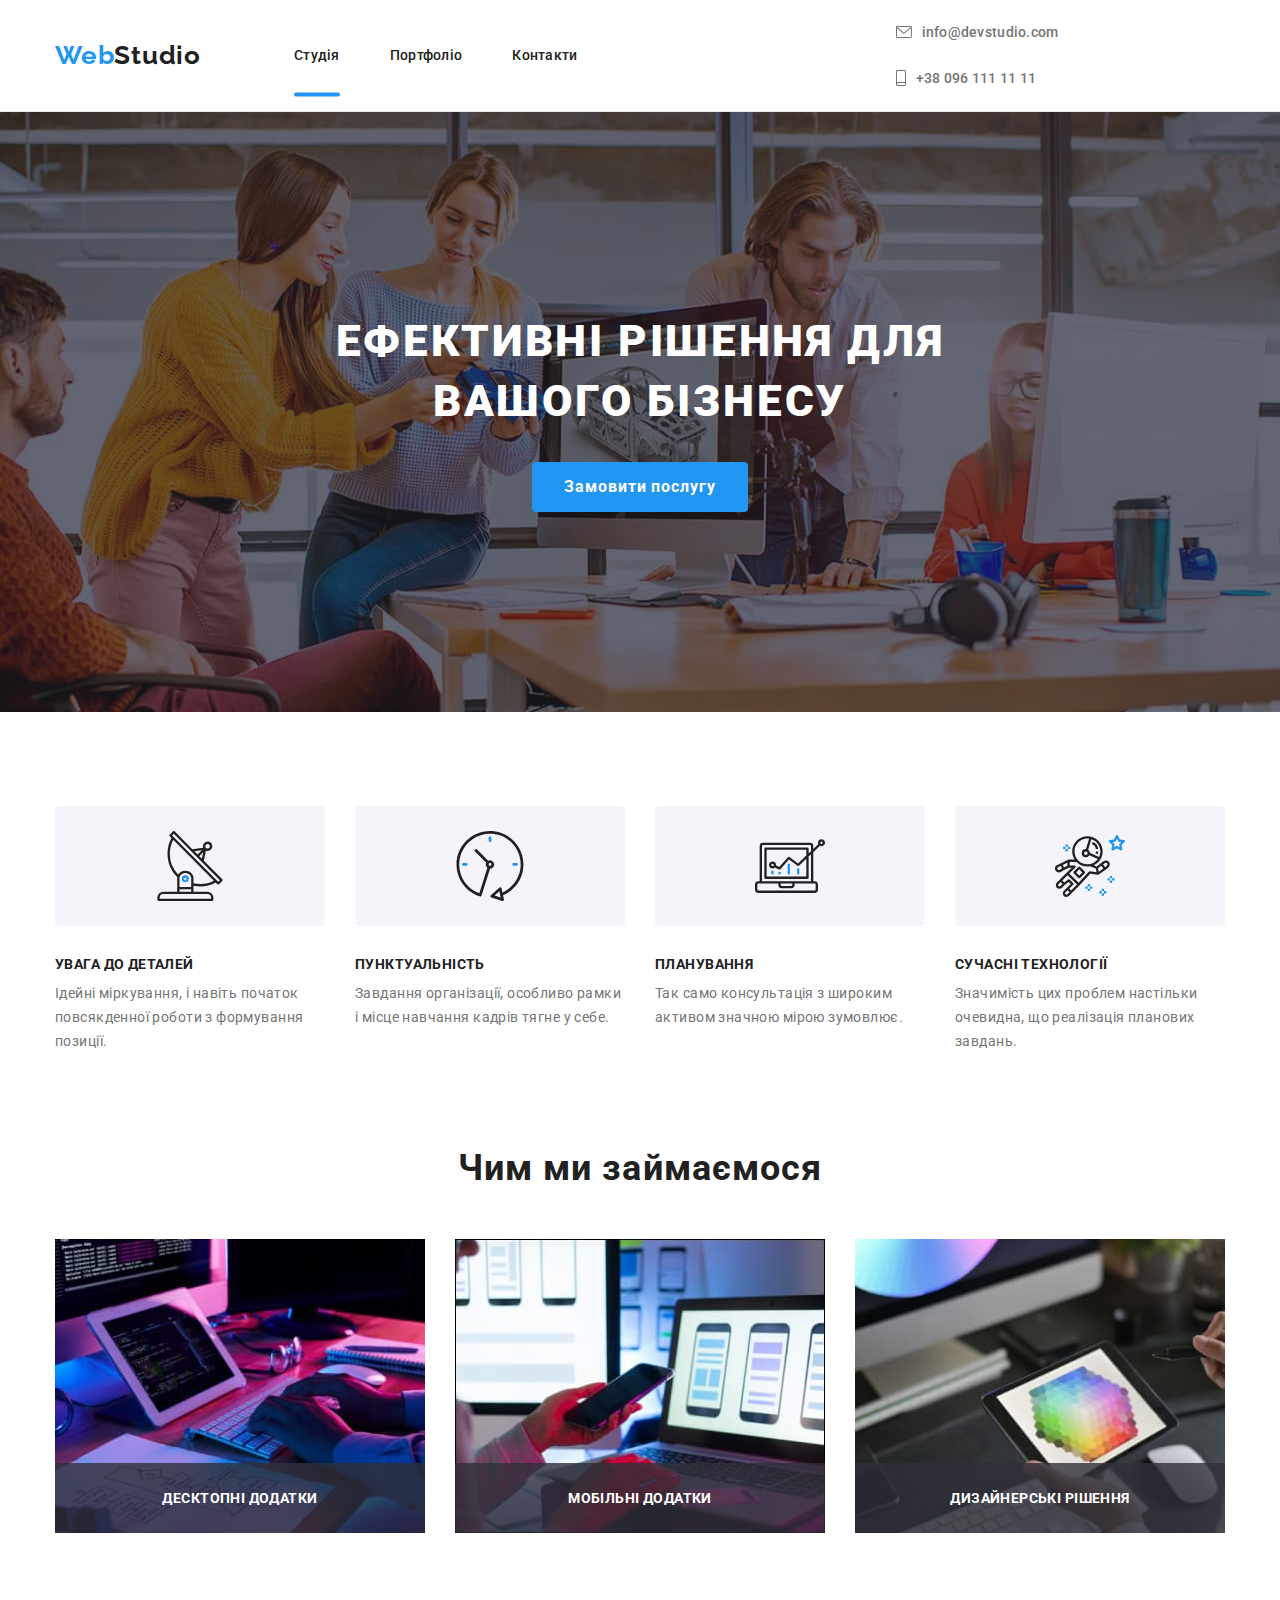
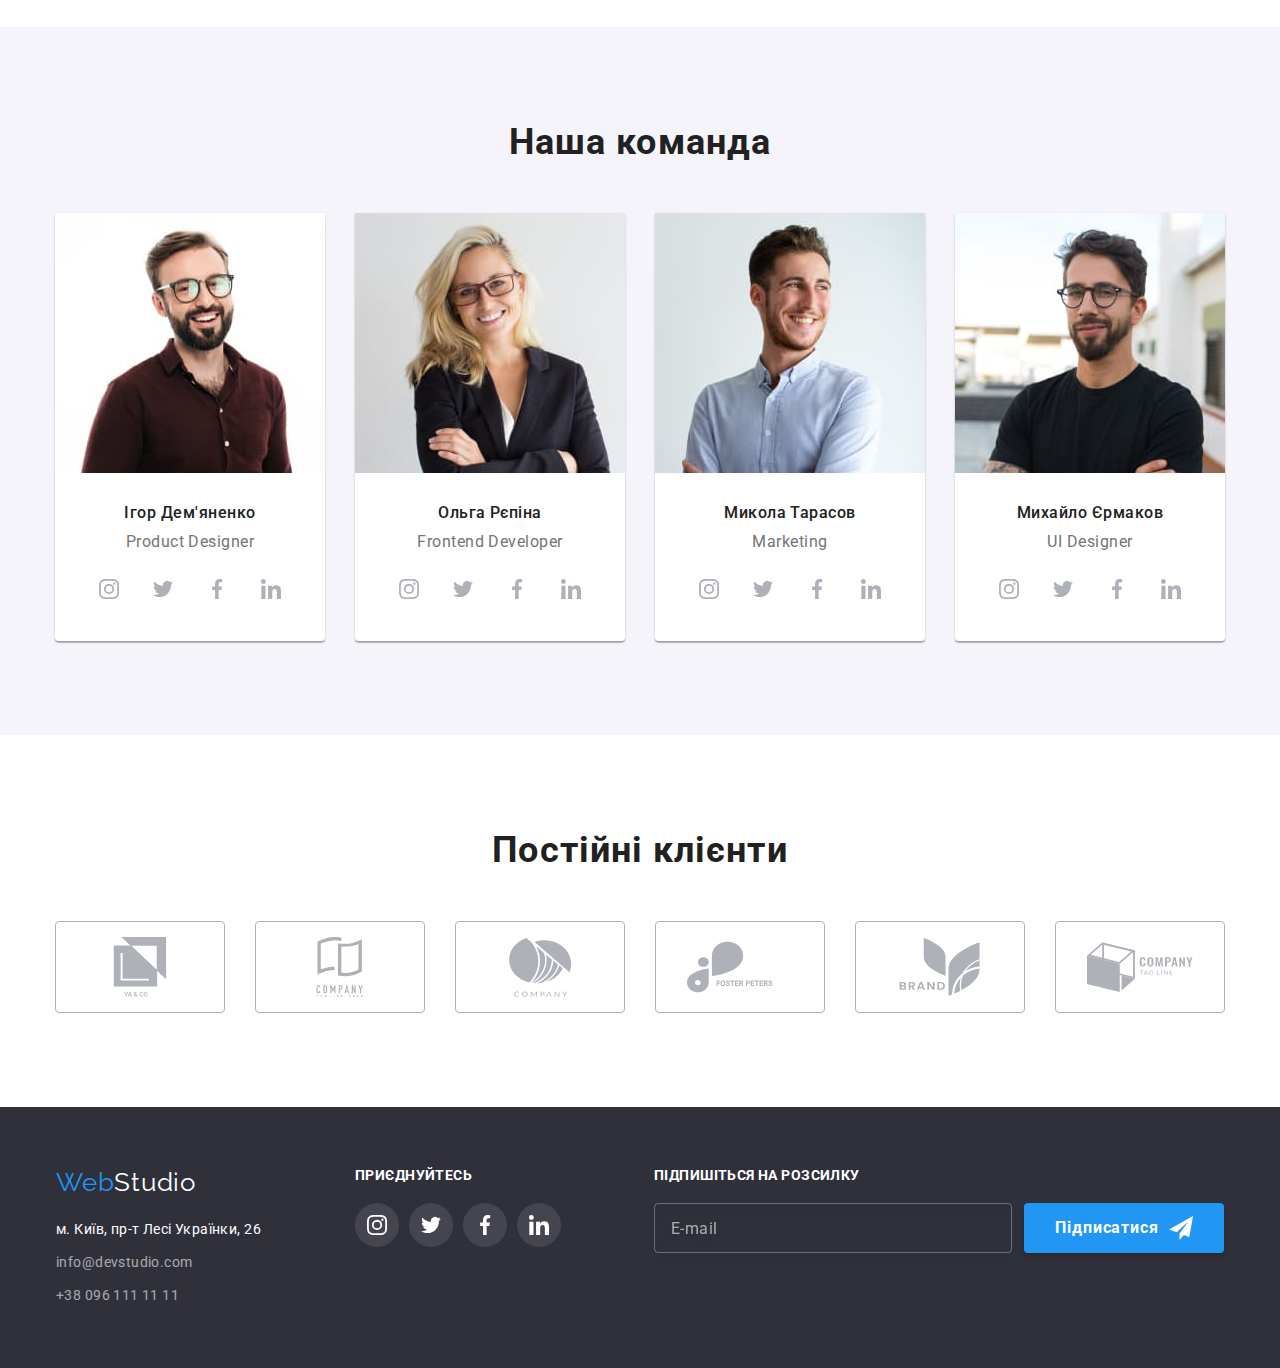
<file: index.html>
<!DOCTYPE html>
<html lang="uk">
    <head>
        <meta charset="UTF-8" />
        <meta http-equiv="X-UA-Compatible" content="IE=edge" />
        <meta name="viewport" content="width=device-width, initial-scale=1.0" />
        <title>Студія</title>
        <link rel="preconnect" href="https://fonts.googleapis.com" />
        <link rel="preconnect" href="https://fonts.gstatic.com" crossorigin />
        <link href="https://fonts.googleapis.com/css2?family=Raleway:wght@700&family=Roboto:wght@400;500;700;900&display=swap" rel="stylesheet" />
        <link rel="stylesheet" href="https://cdnjs.cloudflare.com/ajax/libs/modern-normalize/1.1.0/modern-normalize.min.css" />
        <link rel="stylesheet" href="./css/main.min.css" />
    </head>
    <body>
        <header class="header">
            <div class="conteiner-header">
                <a class="nav__logo" href="./index.html"><span class="nav__logo--blue">Web</span>Studio</a>
                <div class="menu is-hidden" data-menu>
                    <nav class="nav">
                        <ul class="nav__list">
                            <li class="nav__item"><a class="nav__link nav__link--current" href="./index.html">Студія</a></li>
                            <li class="nav__item"><a class="nav__link" href="./portfolio.html">Портфоліо</a></li>
                            <li class="nav__item"><a class="nav__link" href="#contact">Контакти</a></li>
                        </ul>
                    </nav>
                    <div class="contact">
                        <ul class="contact__list">
                            <li class="contact__item">
                                <a class="contact__link" href="mailto:info@devstudio.com">
                                    <svg class="contact__email">
                                        <use href="./image/icons.svg#icon-envelope"></use></svg
                                    ><span>info@devstudio.com</span></a
                                >
                            </li>
                            <li class="contact__item">
                                <a class="contact__link" href="tel:+380961111111">
                                    <svg class="contact__phone">
                                        <use href="./image/icons.svg#icon-smartphone"></use></svg
                                    ><span>+38 096 111 11 11</span></a
                                >
                            </li>
                        </ul>
                        <ul class="contact__network-list">
                            <li class="contact__network-item">
                                <a class="contact__network-link" href="">Instagram</a>
                            </li>
                            <li class="contact__network-line"></li>
                            <li class="contact__network-item">
                                <a class="contact__network-link" href="">Twitter</a>
                            </li>
                            <li class="contact__network-line"></li>
                            <li class="contact__network-item">
                                <a class="contact__network-link" href="">Facebook</a>
                            </li>
                            <li class="contact__network-line"></li>
                            <li class="contact__network-item">
                                <a class="contact__network-link" href="">LinkedIn</a>
                            </li>
                        </ul>
                    </div>
                </div>
                <button class="menu__btn" type="button">
                    <svg class="menu__icon" data-menu-move>
                        <use class="menu__close" href="./image/icons.svg#icon-menu-close"></use>
                        <use class="menu__open" href="./image/icons.svg#icon-menu-open"></use>
                    </svg>
                </button>
            </div>
        </header>
        <main>
            <section class="hero">
                <div class="conteiner">
                    <h1 class="hero__title">Ефективні рішення для вашого бізнесу</h1>
                    <button class="hero__btn" data-modal-open type="button">Замовити послугу</button>
                    <div class="backdrop is-hidden" data-modal>
                        <div class="modal">
                            <form class="modal__data">
                                <div class="modal__conteiner-form">
                                    <h2 class="modal__title">Залиште свої дані, ми вам передзвонимо</h2>
                                    <label for="name" class="modal__label">Ім'я</label>
                                    <div class="input-wrap">
                                        <input class="modal__input" type="text" name="name" id="name" />
                                        <svg class="modal__icon">
                                            <use href="./image/icons.svg#icon-person"></use>
                                        </svg>
                                    </div>
                                    <label for="telephone" class="modal__label">Телефон</label>
                                    <div class="input-wrap">
                                        <input class="modal__input" type="tel" name="telephone" id="telephone" />
                                        <svg class="modal__icon">
                                            <use href="./image/icons.svg#icon-phone"></use>
                                        </svg>
                                    </div>
                                    <label for="email" class="modal__label">Пошта</label>
                                    <div class="input-wrap">
                                        <input class="modal__input" type="email" name="email" id="email" />
                                        <svg class="modal__icon">
                                            <use href="./image/icons.svg#icon-email"></use>
                                        </svg>
                                    </div>
                                    <label for="textarea" class="modal__label">Коментар</label>
                                    <textarea name="comment" id="textarea" class="modal__textarea" placeholder="Введіть текст"></textarea>
                                    <input class="visually-hidden modal__check" type="checkbox" name="policy" id="policy" />

                                    <label for="policy" class="modal__policy">
                                        <span class="icon-box">
                                            <svg class="modal__icon-check" width="16" height="15">
                                                <use href="./image/icons.svg#icon-vector"></use>
                                            </svg>
                                        </span>
                                        <span class="modal__text">Погоджуюся з розсилкою та приймаю</span>
                                        <a class="modal__link" href="">Умови договору</a>
                                    </label>
                                </div>
                                <div class="modal__conteiner-btn">
                                    <button class="modal__btn" type="submit">Відправити</button>
                                </div>
                            </form>
                            <button class="modal__btn-close" data-modal-close type="button">
                                <svg class="modal__icon-close">
                                    <use href="./image/icons.svg#icon-close"></use>
                                </svg>
                            </button>
                        </div>
                    </div>
                </div>
            </section>
            <section class="benefits">
                <div class="conteiner">
                    <h2 class="benefits__title visually-hidden">Наші переваги</h2>
                    <ul class="benefits__list">
                        <li class="benefits__item">
                            <div class="benefits__icon-bg">
                                <svg class="benefits__icon">
                                    <use href="./image/icons.svg#icon-antenna"></use>
                                </svg>
                            </div>
                            <h3 class="benefits__subtitle">УВАГА ДО ДЕТАЛЕЙ</h3>
                            <p class="benefits__text">Ідейні міркування, і навіть початок повсякденної роботи з формування позиції.</p>
                        </li>
                        <li class="benefits__item">
                            <div class="benefits__icon-bg">
                                <svg class="benefits__icon">
                                    <use href="./image/icons.svg#icon-clock"></use>
                                </svg>
                            </div>
                            <h3 class="benefits__subtitle">ПУНКТУАЛЬНІСТЬ</h3>
                            <p class="benefits__text">Завдання організації, особливо рамки і місце навчання кадрів тягне у себе.</p>
                        </li>
                        <li class="benefits__item">
                            <div class="benefits__icon-bg">
                                <svg class="benefits__icon">
                                    <use href="./image/icons.svg#icon-diagram"></use>
                                </svg>
                            </div>
                            <h3 class="benefits__subtitle">ПЛАНУВАННЯ</h3>
                            <p class="benefits__text">Так само консультація з широким активом значною мірою зумовлює.</p>
                        </li>
                        <li class="benefits__item">
                            <div class="benefits__icon-bg">
                                <svg class="benefits__icon">
                                    <use href="./image/icons.svg#icon-astronaut"></use>
                                </svg>
                            </div>
                            <h3 class="benefits__subtitle">СУЧАСНІ ТЕХНОЛОГІЇ</h3>
                            <p class="benefits__text">Значимість цих проблем настільки очевидна, що реалізація планових завдань.</p>
                        </li>
                    </ul>
                </div>
            </section>
            <section class="about">
                <div class="conteiner">
                    <h2 class="about__title">Чим ми займаємося</h2>
                    <ul class="about__list">
                        <li class="about__item">
                            <img srcset="./image/box1.jpg 1x, ./image/box1@2x.jpg 2x" src="./image/box1.jpg" alt="Програмування" width="370" />
                            <p class="about__text">Десктопні додатки</p>
                        </li>
                        <li class="about__item">
                            <img srcset="./image/box2.jpg 1x, ./image/box2@2x.jpg 2x" src="./image/box2.jpg" alt="Дизайн" width="370" />
                            <p class="about__text">Мобільні додатки</p>
                        </li>
                        <li class="about__item">
                            <img srcset="./image/box3.jpg 1x, ./image/box3@2x.jpg 2x" src="./image/box3.jpg" alt="Кольорове оформлення" width="370" />
                            <p class="about__text">Дизайнерські рішення</p>
                        </li>
                    </ul>
                </div>
            </section>
            <section class="team">
                <div class="conteiner">
                    <h2 class="team__title">Наша команда</h2>
                    <ul class="team__list">
                        <li class="team__item">
                            <picture>
                                <source srcset="./image/teamcard1.jpg 1x, ./image/teamcard1@2x.jpg 2x" media="(min-width: 1200px)" />
                                <source srcset="./image/teamcard1tab.jpg 1x, ./image/teamcard1tab@2x.jpg 2x" media="(min-width: 768px)" />
                                <source srcset="./image/teamcard1mob.jpg 1x, ./image/teamcard1mob@2x.jpg 2x" media="(max-width: 767px)" />
                                <img src="./image/teamcard1.jpg" alt="Ігор Дем'яненко Product Designer" width="450" />
                            </picture>
                            <div class="personal-card">
                                <h3 class="personal-card__name">Ігор Дем'яненко</h3>
                                <p class="personal-card__profession" lang="en">Product Designer</p>
                                <ul class="social-network__list">
                                    <li class="social-network__item">
                                        <a class="social-network__link" href="">
                                            <svg class="social-network__icon">
                                                <use href="./image/icons.svg#icon-instagram"></use>
                                            </svg>
                                        </a>
                                    </li>
                                    <li class="social-network__item">
                                        <a class="social-network__link" href="">
                                            <svg class="social-network__icon">
                                                <use href="./image/icons.svg#icon-twitter"></use>
                                            </svg>
                                        </a>
                                    </li>
                                    <li class="social-network__item">
                                        <a class="social-network__link" href="">
                                            <svg class="social-network__icon">
                                                <use href="./image/icons.svg#icon-facebook"></use>
                                            </svg>
                                        </a>
                                    </li>
                                    <li class="social-network__item">
                                        <a class="social-network__link" href="">
                                            <svg class="social-network__icon">
                                                <use href="./image/icons.svg#icon-linkedin"></use>
                                            </svg>
                                        </a>
                                    </li>
                                </ul>
                            </div>
                        </li>
                        <li class="team__item">
                            <picture>
                                <source srcset="./image/teamcard2.jpg 1x, ./image/teamcard2@2x.jpg 2x" media="(min-width: 1200px)" />
                                <source srcset="./image/teamcard2tab.jpg 1x, ./image/teamcard2tab@2x.jpg 2x" media="(min-width: 768px)" />
                                <source srcset="./image/teamcard2mob.jpg 1x, ./image/teamcard2mob@2x.jpg 2x" media="(max-width: 767px)" />
                                <img src="./image/teamcard2.jpg" alt="Ольга Рєпіна Frontend Developer" width="450" />
                            </picture>
                            <div class="personal-card">
                                <h3 class="personal-card__name">Ольга Рєпіна</h3>
                                <p class="personal-card__profession" lang="en">Frontend Developer</p>
                                <ul class="social-network__list">
                                    <li class="social-network__item">
                                        <a class="social-network__link" href="">
                                            <svg class="social-network__icon">
                                                <use href="./image/icons.svg#icon-instagram"></use>
                                            </svg>
                                        </a>
                                    </li>
                                    <li class="social-network__item">
                                        <a class="social-network__link" href="">
                                            <svg class="social-network__icon">
                                                <use href="./image/icons.svg#icon-twitter"></use>
                                            </svg>
                                        </a>
                                    </li>
                                    <li class="social-networ__item">
                                        <a class="social-network__link" href="">
                                            <svg class="social-network__icon">
                                                <use href="./image/icons.svg#icon-facebook"></use>
                                            </svg>
                                        </a>
                                    </li>
                                    <li class="social-network__item">
                                        <a class="social-network__link" href="">
                                            <svg class="social-network__icon">
                                                <use href="./image/icons.svg#icon-linkedin"></use>
                                            </svg>
                                        </a>
                                    </li>
                                </ul>
                            </div>
                        </li>
                        <li class="team__item">
                            <picture>
                                <source srcset="./image/teamcard3.jpg 1x, ./image/teamcard3@2x.jpg 2x" media="(min-width: 1200px)" />
                                <source srcset="./image/teamcard3tab.jpg 1x, ./image/teamcard3tab@2x.jpg 2x" media="(min-width: 768px)" />
                                <source srcset="./image/teamcard3mob.jpg 1x, ./image/teamcard3mob@2x.jpg 2x" media="(max-width: 767px)" />
                                <img src="./image/teamcard3.jpg" alt="Микола Тарасов Marketing" width="450" />
                            </picture>
                            <div class="personal-card">
                                <h3 class="personal-card__name">Микола Тарасов</h3>
                                <p class="personal-card__profession" lang="en">Marketing</p>
                                <ul class="social-network__list">
                                    <li class="social-network__item">
                                        <a class="social-network__link" href="">
                                            <svg class="social-network__icon">
                                                <use href="./image/icons.svg#icon-instagram"></use>
                                            </svg>
                                        </a>
                                    </li>
                                    <li class="social-network__item">
                                        <a class="social-network__link" href="">
                                            <svg class="social-network__icon">
                                                <use href="./image/icons.svg#icon-twitter"></use>
                                            </svg>
                                        </a>
                                    </li>
                                    <li class="social-network__item">
                                        <a class="social-network__link" href="">
                                            <svg class="social-network__icon">
                                                <use href="./image/icons.svg#icon-facebook"></use>
                                            </svg>
                                        </a>
                                    </li>
                                    <li class="social-network__item">
                                        <a class="social-network__link" href="">
                                            <svg class="social-network__icon">
                                                <use href="./image/icons.svg#icon-linkedin"></use>
                                            </svg>
                                        </a>
                                    </li>
                                </ul>
                            </div>
                        </li>
                        <li class="team__item">
                            <picture>
                                <source srcset="./image/teamcard4.jpg 1x, ./image/teamcard4@2x.jpg 2x" media="(min-width: 1200px)" />
                                <source srcset="./image/teamcard4tab.jpg 1x, ./image/teamcard4tab@2x.jpg 2x" media="(min-width: 768px)" />
                                <source srcset="./image/teamcard4mob.jpg 1x, ./image/teamcard4mob@2x.jpg 2x" media="(max-width: 767px)" />
                                <img src="./image/teamcard4.jpg" alt="Михайло Єрмаков UI Designer" width="450" />
                            </picture>
                            <div class="personal-card">
                                <h3 class="personal-card__name">Михайло Єрмаков</h3>
                                <p class="personal-card__profession" lang="en">UI Designer</p>
                                <ul class="social-network__list">
                                    <li class="social-network__item">
                                        <a class="social-network__link" href="">
                                            <svg class="social-network__icon">
                                                <use href="./image/icons.svg#icon-instagram"></use>
                                            </svg>
                                        </a>
                                    </li>
                                    <li class="social-network__item">
                                        <a class="social-network__link" href="">
                                            <svg class="social-network__icon">
                                                <use href="./image/icons.svg#icon-twitter"></use>
                                            </svg>
                                        </a>
                                    </li>
                                    <li class="social-network__item">
                                        <a class="social-network__link" href="">
                                            <svg class="social-network__icon">
                                                <use href="./image/icons.svg#icon-facebook"></use>
                                            </svg>
                                        </a>
                                    </li>
                                    <li class="social-network__item">
                                        <a class="social-network__link" href="">
                                            <svg class="social-network__icon">
                                                <use href="./image/icons.svg#icon-linkedin"></use>
                                            </svg>
                                        </a>
                                    </li>
                                </ul>
                            </div>
                        </li>
                    </ul>
                </div>
            </section>
            <section class="client">
                <div class="conteiner">
                    <h2 class="client__title">Постійні клієнти</h2>
                    <ul class="client__list">
                        <li class="client__item">
                            <a href="" class="client__link">
                                <svg class="client__icon">
                                    <use href="./image/icons.svg#icon-yaco"></use>
                                </svg>
                            </a>
                        </li>
                        <li class="client__item">
                            <a href="" class="client__link">
                                <svg class="client__icon">
                                    <use href="./image/icons.svg#icon-taglinehere"></use>
                                </svg>
                            </a>
                        </li>
                        <li class="client__item">
                            <a href="" class="client__link">
                                <svg class="client__icon">
                                    <use href="./image/icons.svg#icon-company"></use>
                                </svg>
                            </a>
                        </li>
                        <li class="client__item">
                            <a href="" class="client__link">
                                <svg class="client__icon">
                                    <use href="./image/icons.svg#icon-fosterpeters"></use>
                                </svg>
                            </a>
                        </li>
                        <li class="client__item">
                            <a href="" class="client__link">
                                <svg class="client__icon">
                                    <use href="./image/icons.svg#icon-brand"></use>
                                </svg>
                            </a>
                        </li>
                        <li class="client__item">
                            <a href="" class="client__link">
                                <svg class="client__icon">
                                    <use href="./image/icons.svg#icon-tagline"></use>
                                </svg>
                            </a>
                        </li>
                    </ul>
                </div>
            </section>
        </main>
        <footer id="contact" class="footer">
            <div class="conteiner-footer">
                <div class="contact-info">
                    <a class="logo" href="./index.html"><span class="logo--blue">Web</span>Studio</a>
                    <address>
                        <ul class="contact-info__list">
                            <li class="contact-info__item">
                                <a class="contact-info__link contact-info__link--white" href="https://goo.gl/maps/CG5V6HVF5MBvLQBx5">м. Київ, пр-т Лесі Українки, 26</a>
                            </li>
                            <li class="contact-info__item"><a class="contact-info__link contact-info__link--grey" href="mailto:info@devstudio.com">info@devstudio.com</a></li>
                            <li class="contact-info__item"><a class="contact-info__link contact-info__link--grey" href="tel:++380961111111">+38 096 111 11 11</a></li>
                        </ul>
                    </address>
                </div>
                <div class="social-media">
                    <h3 class="social-media__title">ПРИЄДНУЙТЕСЬ</h3>
                    <ul class="social-media__list">
                        <li class="social-media__item">
                            <a class="social-media__link" href="">
                                <svg class="social-media__icon">
                                    <use href="./image/icons.svg#icon-instagram"></use>
                                </svg>
                            </a>
                        </li>
                        <li class="social-media__item">
                            <a class="social-media__link" href="">
                                <svg class="social-media__icon">
                                    <use href="./image/icons.svg#icon-twitter"></use>
                                </svg>
                            </a>
                        </li>
                        <li class="social-media__item">
                            <a class="social-media__link" href="">
                                <svg class="social-media__icon">
                                    <use href="./image/icons.svg#icon-facebook"></use>
                                </svg>
                            </a>
                        </li>
                        <li class="social-media__item">
                            <a class="social-media__link" href="">
                                <svg class="social-media__icon">
                                    <use href="./image/icons.svg#icon-linkedin"></use>
                                </svg>
                            </a>
                        </li>
                    </ul>
                </div>
                <form class="subscription">
                    <label for="footer-email" class="subscription__text">Підпишіться на розсилку</label>
                    <div class="subscription__wrap">
                        <input class="subscription__input" type="email" name="email" placeholder="E-mail" id="footer-email" />
                        <button class="subscription__btn" type="submit">
                            <span>Підписатися</span>
                            <svg class="subscription__icon">
                                <use href="./image/icons.svg#icon-send"></use>
                            </svg>
                        </button>
                    </div>
                </form>
            </div>
        </footer>
        <script src="./js/modal.js"></script>
        <script src="./js/menu.js"></script>
    </body>
</html>
</file>
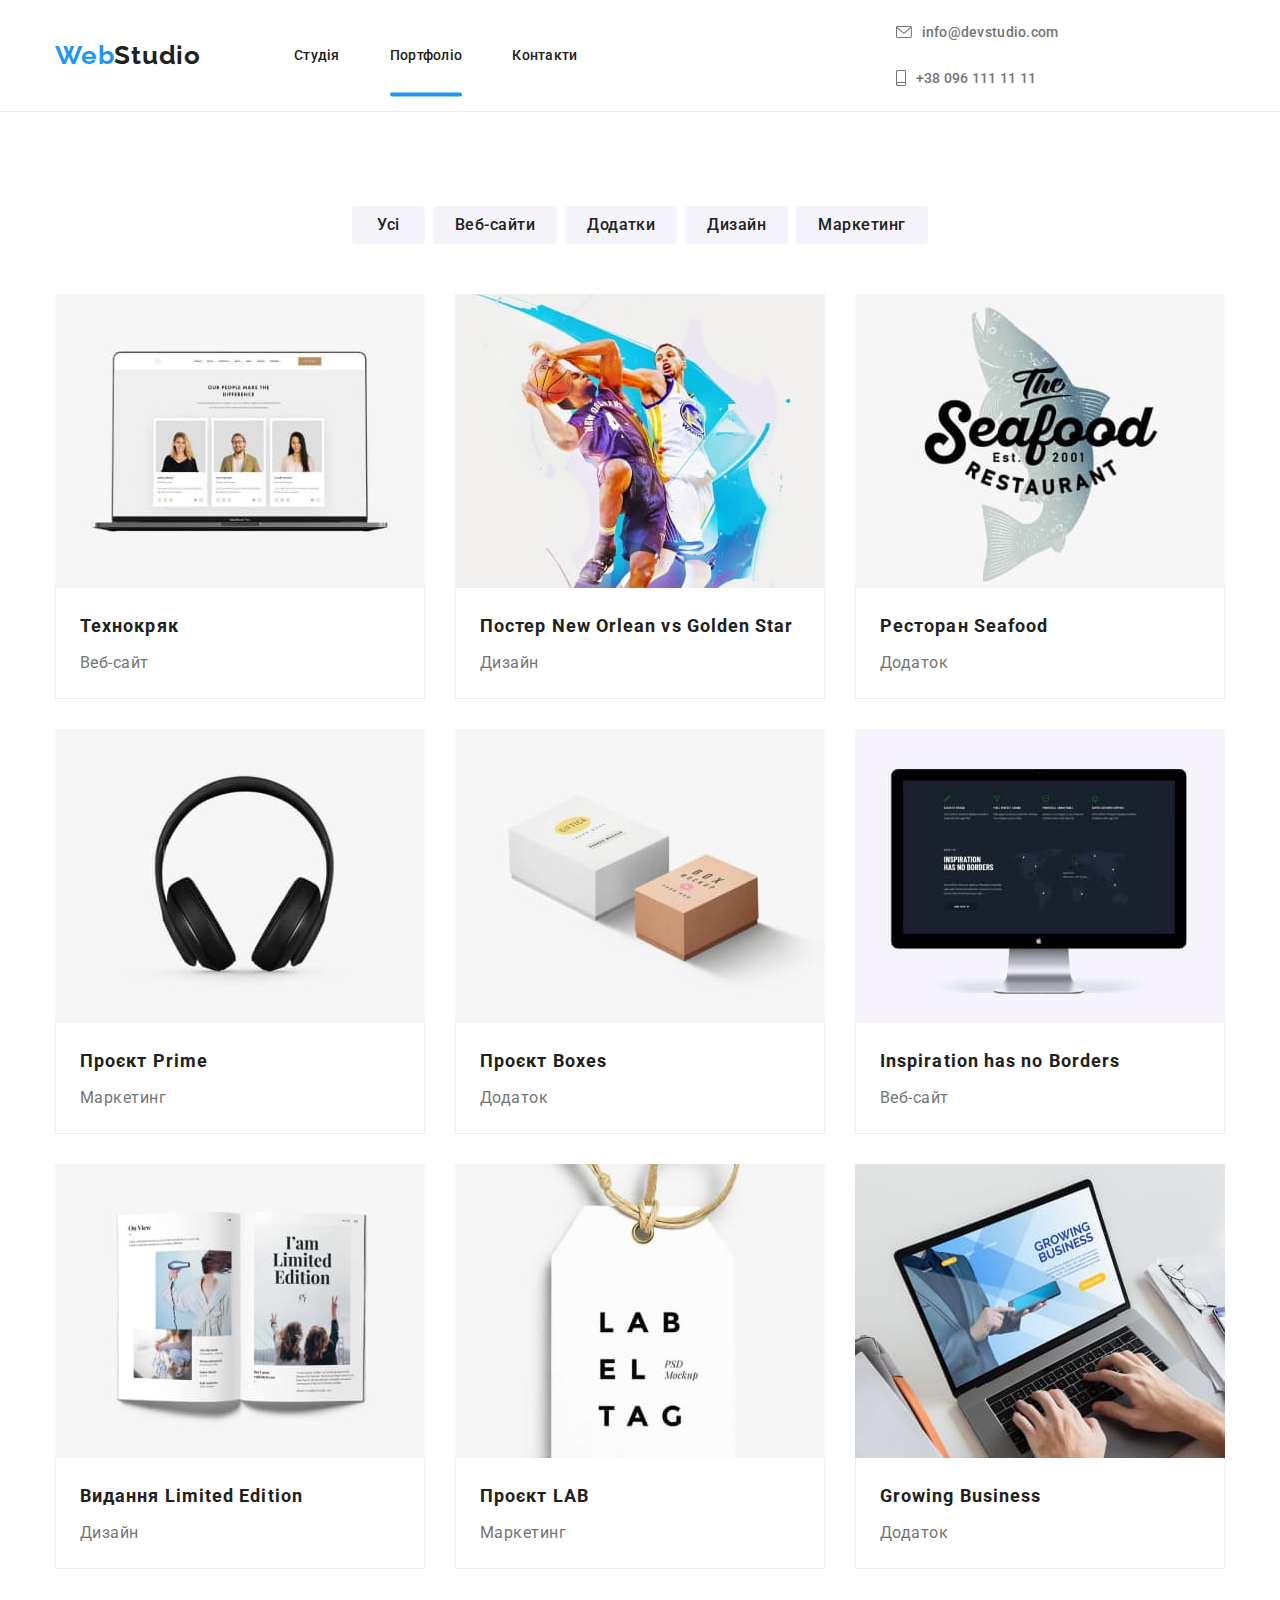
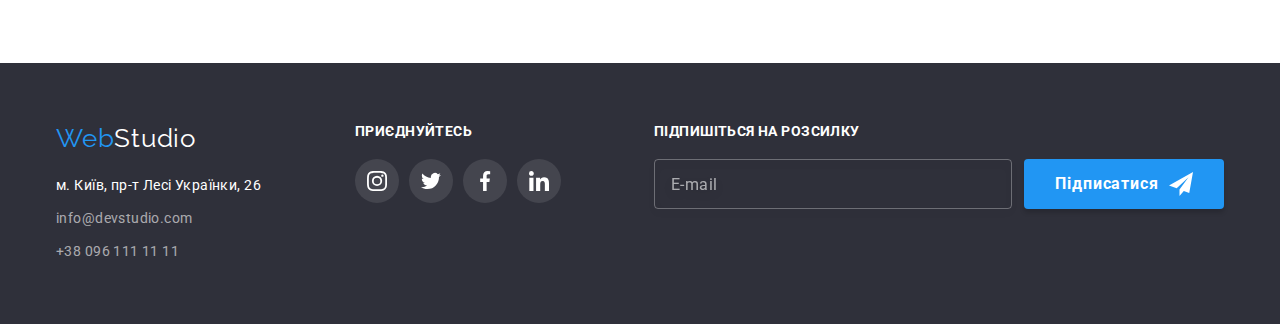
<file: portfolio.html>
<!DOCTYPE html>
<html lang="uk">
    <head>
        <meta charset="UTF-8" />
        <meta http-equiv="X-UA-Compatible" content="IE=edge" />
        <meta name="viewport" content="width=device-width, initial-scale=1.0" />
        <title>Портфоліо</title>
        <link rel="preconnect" href="https://fonts.googleapis.com" />
        <link rel="preconnect" href="https://fonts.gstatic.com" crossorigin />
        <link href="https://fonts.googleapis.com/css2?family=Raleway:wght@700&family=Roboto:wght@400;500;700;900&display=swap" rel="stylesheet" />
        <link rel="stylesheet" href="https://cdnjs.cloudflare.com/ajax/libs/modern-normalize/1.1.0/modern-normalize.min.css" />
        <link rel="stylesheet" href="./css/main.min.css" />
    </head>
    <body>
        <header class="header">
            <div class="conteiner-header">
                <a class="nav__logo" href="./index.html"><span class="nav__logo--blue">Web</span>Studio</a>
                <div class="menu is-hidden" data-menu>
                    <nav class="nav">
                        <ul class="nav__list">
                            <li class="nav__item"><a class="nav__link" href="./index.html">Студія</a></li>
                            <li class="nav__item"><a class="nav__link nav__link--current" href="./portfolio.html">Портфоліо</a></li>
                            <li class="nav__item"><a class="nav__link" href="#contact">Контакти</a></li>
                        </ul>
                    </nav>
                    <div class="contact">
                        <ul class="contact__list">
                            <li class="contact__item">
                                <a class="contact__link" href="mailto:info@devstudio.com">
                                    <svg class="contact__email">
                                        <use href="./image/icons.svg#icon-envelope"></use></svg
                                    ><span>info@devstudio.com</span></a
                                >
                            </li>
                            <li class="contact__item">
                                <a class="contact__link" href="tel:+380961111111">
                                    <svg class="contact__phone">
                                        <use href="./image/icons.svg#icon-smartphone"></use></svg
                                    ><span>+38 096 111 11 11</span></a
                                >
                            </li>
                        </ul>
                        <ul class="contact__network-list">
                            <li class="contact__network-item">
                                <a class="contact__network-link" href="">Instagram</a>
                            </li>
                            <li class="contact__network-line"></li>
                            <li class="contact__network-item">
                                <a class="contact__network-link" href="">Twitter</a>
                            </li>
                            <li class="contact__network-line"></li>
                            <li class="contact__network-item">
                                <a class="contact__network-link" href="">Facebook</a>
                            </li>
                            <li class="contact__network-line"></li>
                            <li class="contact__network-item">
                                <a class="contact__network-link" href="">LinkedIn</a>
                            </li>
                        </ul>
                    </div>
                </div>
                <button class="menu__btn" type="button">
                    <svg class="menu__icon" data-menu-move>
                        <use class="menu__close" href="./image/icons.svg#icon-menu-close"></use>
                        <use class="menu__open" href="./image/icons.svg#icon-menu-open"></use>
                    </svg>
                </button>
            </div>
        </header>
        <main>
            <section class="products">
                <div class="filter">
                    <ul class="filter__list">
                        <li class="filter__item"><button class="filter__btn" type="button">Усі</button></li>
                        <li class="filter__item"><button class="filter__btn" type="button">Веб-сайти</button></li>
                        <li class="filter__item"><button class="filter__btn" type="button">Додатки</button></li>
                        <li class="filter__item"><button class="filter__btn" type="button">Дизайн</button></li>
                        <li class="filter__item"><button class="filter__btn" type="button">Маркетинг</button></li>
                    </ul>
                </div>
                <div class="services">
                    <ul class="services__list">
                        <li class="services__item">
                            <a class="services__link" href="">
                                <div class="thumb">
                                    <picture>
                                        <source srcset="./image/portfolio1.jpg 1x, ./image/portfolio1@2x.jpg 2x" media="(min-width: 1200px)" />
                                        <source srcset="./image/portfolio1tab.jpg 1x, ./image/portfolio1tab@2x.jpg 2x" media="(min-width: 768px)" />
                                        <source srcset="./image/portfolio1mob.jpg 1x, ./image/portfolio1mob@2x.jpg 2x" media="(max-width: 767px)" />
                                        <img src="./image/portfolio1.jpg" alt="Розділ технокряк" width="450" />
                                    </picture>
                                    <p class="services__text">
                                        Ресурс пропонує комплексні пропозиції з різним рівнем функціоналу та сервісів. Все це дозволить відвідувачу отримати вичерпні відомості про
                                        компанію чи приватну особу. ontent-
                                    </p>
                                </div>
                                <div class="info">
                                    <h3 class="info__project">Технокряк</h3>
                                    <p class="info__direction">Веб-сайт</p>
                                </div>
                            </a>
                        </li>
                        <li class="services__item">
                            <a class="services__link" href="">
                                <div class="thumb">
                                    <picture>
                                        <source srcset="./image/portfolio2.jpg 1x, ./image/portfolio2@2x.jpg 2x" media="(min-width: 1200px)" />
                                        <source srcset="./image/portfolio2tab.jpg 1x, ./image/portfolio2tab@2x.jpg 2x" media="(min-width: 768px)" />
                                        <source srcset="./image/portfolio2mob.jpg 1x, ./image/portfolio2mob@2x.jpg 2x" media="(max-width: 767px)" />
                                        <img src="./image/portfolio2.jpg" alt="Розділ постера New Orlean vs Golden Star" width="450" />
                                    </picture>
                                    <p class="services__text">
                                        Ресурс пропонує комплексні пропозиції з різним рівнем функціоналу та сервісів. Все це дозволить відвідувачу отримати вичерпні відомості про
                                        компанію чи приватну особу.
                                    </p>
                                </div>
                                <div class="info">
                                    <h3 class="info__project">Постер New Orlean vs Golden Star</h3>
                                    <p class="info__direction">Дизайн</p>
                                </div>
                            </a>
                        </li>
                        <li class="services__item">
                            <a class="services__link" href="">
                                <div class="thumb">
                                    <picture>
                                        <source srcset="./image/portfolio3.jpg 1x, ./image/portfolio3@2x.jpg 2x" media="(min-width: 1200px)" />
                                        <source srcset="./image/portfolio3tab.jpg 1x, ./image/portfolio3tab@2x.jpg 2x" media="(min-width: 768px)" />
                                        <source srcset="./image/portfolio3mob.jpg 1x, ./image/portfolio3mob@2x.jpg 2x" media="(max-width: 767px)" />
                                        <img src="./image/portfolio3.jpg" alt="Розділ ресторана Seafood" width="450" />
                                    </picture>
                                    <p class="services__text">
                                        Ресурс пропонує комплексні пропозиції з різним рівнем функціоналу та сервісів. Все це дозволить відвідувачу отримати вичерпні відомості про
                                        компанію чи приватну особу.
                                    </p>
                                </div>
                                <div class="info">
                                    <h3 class="info__project">Ресторан Seafood</h3>
                                    <p class="info__direction">Додаток</p>
                                </div>
                            </a>
                        </li>
                        <li class="services__item">
                            <a class="services__link" href="">
                                <div class="thumb">
                                    <picture>
                                        <source srcset="./image/portfolio4.jpg 1x, ./image/portfolio4@2x.jpg 2x" media="(min-width: 1200px)" />
                                        <source srcset="./image/portfolio4tab.jpg 1x, ./image/portfolio4tab@2x.jpg 2x" media="(min-width: 768px)" />
                                        <source srcset="./image/portfolio4mob.jpg 1x, ./image/portfolio4mob@2x.jpg 2x" media="(max-width: 767px)" />
                                        <img src="./image/portfolio4.jpg" alt="Розділ проєкта Prime" width="450" />
                                    </picture>
                                    <p class="services__text">
                                        Ресурс пропонує комплексні пропозиції з різним рівнем функціоналу та сервісів. Все це дозволить відвідувачу отримати вичерпні відомості про
                                        компанію чи приватну особу.
                                    </p>
                                </div>
                                <div class="info">
                                    <h3 class="info__project">Проєкт Prime</h3>
                                    <p class="info__direction">Маркетинг</p>
                                </div>
                            </a>
                        </li>
                        <li class="services__item">
                            <a class="services__link" href="">
                                <div class="thumb">
                                    <picture>
                                        <source srcset="./image/portfolio5.jpg 1x, ./image/portfolio5@2x.jpg 2x" media="(min-width: 1200px)" />
                                        <source srcset="./image/portfolio5tab.jpg 1x, ./image/portfolio5tab@2x.jpg 2x" media="(min-width: 768px)" />
                                        <source srcset="./image/portfolio5mob.jpg 1x, ./image/portfolio5mob@2x.jpg 2x" media="(max-width: 767px)" />
                                        <img src="./image/portfolio5.jpg" alt="Розділ проєкта Boxes" width="450" />
                                    </picture>
                                    <p class="services__text">
                                        Ресурс пропонує комплексні пропозиції з різним рівнем функціоналу та сервісів. Все це дозволить відвідувачу отримати вичерпні відомості про
                                        компанію чи приватну особу.
                                    </p>
                                </div>
                                <div class="info">
                                    <h3 class="info__project">Проєкт Boxes</h3>
                                    <p class="info__direction">Додаток</p>
                                </div>
                            </a>
                        </li>
                        <li class="services__item">
                            <a class="services__link" href="">
                                <div class="thumb">
                                    <picture>
                                        <source srcset="./image/portfolio6.jpg 1x, ./image/portfolio6@2x.jpg 2x" media="(min-width: 1200px)" />
                                        <source srcset="./image/portfolio6tab.jpg 1x, ./image/portfolio6tab@2x.jpg 2x" media="(min-width: 768px)" />
                                        <source srcset="./image/portfolio6mob.jpg 1x, ./image/portfolio6mob@2x.jpg 2x" media="(max-width: 767px)" />
                                        <img src="./image/portfolio6.jpg" alt="Розділ inspiration has no Borders" width="450" />
                                    </picture>
                                    <p class="services__text">
                                        Ресурс пропонує комплексні пропозиції з різним рівнем функціоналу та сервісів. Все це дозволить відвідувачу отримати вичерпні відомості про
                                        компанію чи приватну особу.
                                    </p>
                                </div>
                                <div class="info">
                                    <h3 class="info__project">Inspiration has no Borders</h3>
                                    <p class="info__direction">Веб-сайт</p>
                                </div>
                            </a>
                        </li>
                        <li class="services__item">
                            <a class="services__link" href="">
                                <div class="thumb">
                                    <picture>
                                        <source srcset="./image/portfolio7.jpg 1x, ./image/portfolio7@2x.jpg 2x" media="(min-width: 1200px)" />
                                        <source srcset="./image/portfolio7tab.jpg 1x, ./image/portfolio7tab@2x.jpg 2x" media="(min-width: 768px)" />
                                        <source srcset="./image/portfolio7mob.jpg 1x, ./image/portfolio7mob@2x.jpg 2x" media="(max-width: 767px)" />
                                        <img src="./image/portfolio7.jpg" alt="Розділ видання Limited Edition" width="450" />
                                    </picture>
                                    <p class="services__text">
                                        Ресурс пропонує комплексні пропозиції з різним рівнем функціоналу та сервісів. Все це дозволить відвідувачу отримати вичерпні відомості про
                                        компанію чи приватну особу.
                                    </p>
                                </div>
                                <div class="info">
                                    <h3 class="info__project">Видання Limited Edition</h3>
                                    <p class="info__direction">Дизайн</p>
                                </div>
                            </a>
                        </li>
                        <li class="services__item">
                            <a class="services__link" href="">
                                <div class="thumb">
                                    <picture>
                                        <source srcset="./image/portfolio8.jpg 1x, ./image/portfolio8@2x.jpg 2x" media="(min-width: 1200px)" />
                                        <source srcset="./image/portfolio8tab.jpg 1x, ./image/portfolio8tab@2x.jpg 2x" media="(min-width: 768px)" />
                                        <source srcset="./image/portfolio8mob.jpg 1x, ./image/portfolio8mob@2x.jpg 2x" media="(max-width: 767px)" />
                                        <img src="./image/portfolio8.jpg" alt="Розділ проєкта LAB" width="450" />
                                    </picture>
                                    <p class="services__text">
                                        Ресурс пропонує комплексні пропозиції з різним рівнем функціоналу та сервісів. Все це дозволить відвідувачу отримати вичерпні відомості про
                                        компанію чи приватну особу.
                                    </p>
                                </div>
                                <div class="info">
                                    <h3 class="info__project">Проєкт LAB</h3>
                                    <p class="info__direction">Маркетинг</p>
                                </div>
                            </a>
                        </li>
                        <li class="services__item">
                            <a class="services__link" href="">
                                <div class="thumb">
                                    <picture>
                                        <source srcset="./image/portfolio9.jpg 1x, ./image/portfolio9@2x.jpg 2x" media="(min-width: 1200px)" />
                                        <source srcset="./image/portfolio9tab.jpg 1x, ./image/portfolio9tab@2x.jpg 2x" media="(min-width: 768px)" />
                                        <source srcset="./image/portfolio9mob.jpg 1x, ./image/portfolio9mob@2x.jpg 2x" media="(max-width: 767px)" />
                                        <img src="./image/portfolio9.jpg" alt="Розділ growing Business" width="450" />
                                    </picture>
                                    <p class="services__text">
                                        Ресурс пропонує комплексні пропозиції з різним рівнем функціоналу та сервісів. Все це дозволить відвідувачу отримати вичерпні відомості про
                                        компанію чи приватну особу.
                                    </p>
                                </div>
                                <div class="info">
                                    <h3 class="info__project">Growing Business</h3>
                                    <p class="info__direction">Додаток</p>
                                </div>
                            </a>
                        </li>
                    </ul>
                </div>
            </section>
            <script src="./js/menu.js"></script>
        </main>
        <footer id="contact" class="footer">
            <div class="conteiner-footer">
                <div class="contact-info">
                    <a class="logo" href="./index.html"><span class="logo--blue">Web</span>Studio</a>
                    <address>
                        <ul class="contact-info__list">
                            <li class="contact-info__item">
                                <a class="contact-info__link contact-info__link--white" href="https://goo.gl/maps/CG5V6HVF5MBvLQBx5">м. Київ, пр-т Лесі Українки, 26</a>
                            </li>
                            <li class="contact-info__item"><a class="contact-info__link contact-info__link--grey" href="mailto:info@devstudio.com">info@devstudio.com</a></li>
                            <li class="contact-info__item"><a class="contact-info__link contact-info__link--grey" href="tel:++380961111111">+38 096 111 11 11</a></li>
                        </ul>
                    </address>
                </div>
                <div class="social-media">
                    <h3 class="social-media__title">ПРИЄДНУЙТЕСЬ</h3>
                    <ul class="social-media__list">
                        <li class="social-media__item">
                            <a class="social-media__link" href="">
                                <svg class="social-media__icon">
                                    <use href="./image/icons.svg#icon-instagram"></use>
                                </svg>
                            </a>
                        </li>
                        <li class="social-media__item">
                            <a class="social-media__link" href="">
                                <svg class="social-media__icon">
                                    <use href="./image/icons.svg#icon-twitter"></use>
                                </svg>
                            </a>
                        </li>
                        <li class="social-media__item">
                            <a class="social-media__link" href="">
                                <svg class="social-media__icon">
                                    <use href="./image/icons.svg#icon-facebook"></use>
                                </svg>
                            </a>
                        </li>
                        <li class="social-media__item">
                            <a class="social-media__link" href="">
                                <svg class="social-media__icon">
                                    <use href="./image/icons.svg#icon-linkedin"></use>
                                </svg>
                            </a>
                        </li>
                    </ul>
                </div>
                <form class="subscription">
                    <label for="footer-email" class="subscription__text">Підпишіться на розсилку</label>
                    <div class="subscription__wrap">
                        <input class="subscription__input" type="email" name="email" placeholder="E-mail" id="footer-email" />
                        <button class="subscription__btn" type="submit">
                            <span>Підписатися</span>
                            <svg class="subscription__icon">
                                <use href="./image/icons.svg#icon-send"></use>
                            </svg>
                        </button>
                    </div>
                </form>
            </div>
        </footer>
    </body>
</html>
</file>
<file: css/main.min.css>
p,h1,h2,h3,h4,h5,h6{margin:0}ul{margin:0;padding-left:0}img{display:block;height:auto;max-width:100%}.services__list,.filter__list,.social-media__list,.contact-info__list,.client__list,.social-network__list,.team__list,.about__list,.benefits__list,.contact__network-list,.contact__list,.nav__list{list-style-type:none}.services__link,.social-media__link,.contact-info__link,.client__link,.social-network__link,.modal__link,.contact__network-link,.contact__link,.nav__link{text-decoration:none;transition:color 250ms cubic-bezier(0.4, 0, 0.2, 1),background-color 250ms cubic-bezier(0.4, 0, 0.2, 1),border 250ms cubic-bezier(0.4, 0, 0.2, 1)}.services__link:hover,.social-media__link:hover,.contact-info__link:hover,.client__link:hover,.social-network__link:hover,.modal__link:hover,.contact__network-link:hover,.contact__link:hover,.nav__link:hover,.services__link:focus,.social-media__link:focus,.contact-info__link:focus,.client__link:focus,.social-network__link:focus,.modal__link:focus,.contact__network-link:focus,.contact__link:focus,.nav__link:focus{color:#2196f3}.conteiner,.services,.filter,.conteiner-footer,.conteiner-header{min-width:320px;padding-left:15px;padding-right:15px;margin:0 auto}@media screen and (min-width: 480px){.conteiner,.services,.filter,.conteiner-footer,.conteiner-header{width:480px}}@media screen and (min-width: 768px){.conteiner,.services,.filter,.conteiner-footer,.conteiner-header{width:768px}}@media screen and (min-width: 1200px){.conteiner,.services,.filter,.conteiner-footer,.conteiner-header{width:1200px}}@media screen and (max-width: 1199px){.products,.client,.team,.benefits{padding-top:60px;padding-bottom:60px}}@media screen and (min-width: 1200px){.products,.client,.team,.benefits{padding-top:94px;padding-bottom:94px}}.client__title,.team__title,.about__title,.benefits__title{font-weight:700;text-align:center;letter-spacing:.03em;color:#212121}@media screen and (max-width: 1199px){.client__title,.team__title,.about__title,.benefits__title{font-size:28px;line-height:1.1785714286;margin-bottom:30px}}@media screen and (min-width: 1200px){.client__title,.team__title,.about__title,.benefits__title{font-size:36px;line-height:1.1666666667;margin-bottom:50px}}.visually-hidden{position:absolute;white-space:nowrap;width:1px;height:1px;overflow:hidden;border:0;padding:0;clip:rect(0 0 0 0);-webkit-clip-path:inset(50%);clip-path:inset(50%);margin:-1px}body{font-family:"Roboto",sans-serif;color:#212121;background:#fff;margin:0px auto}@media screen and (max-width: 767px){body.modal-open{overflow:hidden}}.header{border-bottom:#ececec solid 1px}@media screen and (min-width: 768px){.header{padding-top:21px;padding-bottom:21px}}@media screen and (min-width: 1200px){.header{padding-top:24px;padding-bottom:25px}}.conteiner-header{display:flex;align-items:center}@media screen and (max-width: 767px){.conteiner-header{justify-content:space-between}}@media screen and (max-width: 767px){.menu~.menu__btn .menu__close{display:block}}@media screen and (max-width: 767px){.menu~.menu__btn .menu__open{display:none}}.menu~.menu__btn:focus .menu__icon,.menu~.menu__btn:hover .menu__icon{fill:#2196f3}@media screen and (max-width: 767px){.menu{background:#fff;position:fixed;width:100%;height:100%;top:0;left:0;opacity:1;transition:opacity 250ms cubic-bezier(0.4, 0, 0.2, 1);z-index:2;overflow:hidden;overflow-y:auto;padding-top:48px;padding-bottom:48px;padding-left:40px;height:100%;display:flex;flex-direction:column;justify-content:space-between}}@media screen and (min-width: 768px){.menu{display:flex}}@media screen and (max-width: 767px){.menu.is-hidden{opacity:0;pointer-events:none}}@media screen and (min-width: 768px){.menu.is-hidden{opacity:1;pointer-events:auto}}@media screen and (max-width: 767px){.menu.is-hidden~.menu__btn .menu__close{display:none}}@media screen and (max-width: 767px){.menu.is-hidden~.menu__btn .menu__open{display:block}}.menu__btn{position:relative;z-index:2;background:rgba(0,0,0,0);display:flex;align-items:center;justify-content:center;border:0px;width:40px;height:40px}@media screen and (min-width: 768px){.menu__btn{display:none}}.menu__icon{width:40px;height:40px}.nav{display:flex;align-items:center}.nav__logo{font-family:"Raleway",sans-serif;font-weight:700;letter-spacing:.03em;color:#212121;text-decoration:none}@media screen and (max-width: 767px){.nav__logo{font-size:24px;line-height:1.1666666667}}@media screen and (min-width: 768px){.nav__logo{font-size:24px;line-height:1.1666666667;margin-right:88px}}@media screen and (min-width: 1200px){.nav__logo{font-size:26px;line-height:1.1923076923;margin-right:93px}}.nav__logo--blue{color:#2196f3}@media screen and (min-width: 768px){.nav__list{display:flex;gap:50px;margin-right:97px}}@media screen and (min-width: 1200px){.nav__list{display:flex;gap:50px;margin-right:318px}}@media screen and (max-width: 767px){.nav__item:not(:last-child){margin-bottom:32px}}@media screen and (min-width: 768px){.nav__link{font-weight:500;font-size:14px;line-height:1.1428571429;letter-spacing:.02em;color:#212121;display:block}}@media screen and (max-width: 767px){.nav__link{font-weight:500;font-size:40px;line-height:1.175;letter-spacing:.02em;color:#212121}}@media screen and (min-width: 768px){.nav__link--current{position:relative}.nav__link--current::after{position:absolute;display:block;content:"";width:100%;height:4px;bottom:0;transform:translateY(33.5px);border-radius:2px;background:#2196f3}}@media screen and (max-width: 767px){.contact__list{display:flex;flex-direction:column-reverse;margin-bottom:64px}}@media screen and (min-width: 768px){.contact__list{display:flex;flex-wrap:wrap;gap:10px}}@media screen and (min-width: 1200px){.contact__list{display:flex;gap:30px}}.contact__link{font-weight:500;letter-spacing:.02em;display:flex;align-items:center;color:#757575}@media screen and (min-width: 768px){.contact__link{font-size:12px;line-height:1.1666666667;gap:8px}}@media screen and (min-width: 1200px){.contact__link{font-size:14px;line-height:1.1428571429;gap:10px}}@media screen and (max-width: 767px){.contact__list .contact__item:nth-child(1){font-weight:500;font-size:24px;line-height:1.1666666667;letter-spacing:.02em}}@media screen and (max-width: 767px){.contact__list .contact__item:nth-child(2){font-weight:500;font-size:34px;line-height:1.1764705882;letter-spacing:.02em;margin-bottom:33px}.contact__list .contact__item:nth-child(2) .contact__link{color:#2196f3}}@media screen and (max-width: 336px){.contact__list .contact__item:nth-child(2){font-size:32px;line-height:1.25}}.contact__email{fill:currentColor}@media screen and (max-width: 767px){.contact__email{display:none}}@media screen and (min-width: 768px){.contact__email{width:14px;height:10px}}@media screen and (min-width: 1200px){.contact__email{width:16px;height:12px}}.contact__phone{fill:currentColor}@media screen and (max-width: 767px){.contact__phone{display:none}}@media screen and (min-width: 768px){.contact__phone{width:10px;height:14px}}@media screen and (min-width: 1200px){.contact__phone{width:10px;height:16px}}@media screen and (max-width: 767px){.contact__network-list{display:flex;align-items:center;flex-wrap:wrap;gap:10px}}@media screen and (min-width: 768px){.contact__network-list{display:none}}.contact__network-link{font-weight:500;font-size:18px;line-height:1.22;letter-spacing:.02em;color:#2196f3}.contact__network-line{width:0px;height:22px;border:1px solid rgba(33,33,33,.2)}.hero{background-size:cover;background-position:center;background-repeat:no-repeat;margin:0px auto}@media screen and (max-width: 767px){.hero{background-image:linear-gradient(rgba(47, 48, 58, 0.4), rgba(47, 48, 58, 0.4)),url(../image/heromob.jpg)}}@media screen and (max-width: 767px)and (min-device-pixel-ratio: 2),screen and (max-width: 767px)and (-webkit-min-device-pixel-ratio: 2),screen and (max-width: 767px)and (min-resolution: 192dpi),screen and (max-width: 767px)and (min-resolution: 2dppx){.hero{background-image:linear-gradient(rgba(47, 48, 58, 0.4), rgba(47, 48, 58, 0.4)),url(../image/heromob@2x.jpg)}}@media screen and (min-width: 768px){.hero{background-image:linear-gradient(rgba(47, 48, 58, 0.4), rgba(47, 48, 58, 0.4)),url(../image/herotab.jpg)}}@media screen and (min-width: 768px)and (min-device-pixel-ratio: 2),screen and (min-width: 768px)and (-webkit-min-device-pixel-ratio: 2),screen and (min-width: 768px)and (min-resolution: 192dpi),screen and (min-width: 768px)and (min-resolution: 2dppx){.hero{background-image:linear-gradient(rgba(47, 48, 58, 0.4), rgba(47, 48, 58, 0.4)),url(../image/herotab@2x.jpg)}}@media screen and (min-width: 1200px){.hero{background-image:linear-gradient(rgba(47, 48, 58, 0.4), rgba(47, 48, 58, 0.4)),url(../image/hero.jpg)}}@media screen and (min-width: 1200px)and (min-device-pixel-ratio: 2),screen and (min-width: 1200px)and (-webkit-min-device-pixel-ratio: 2),screen and (min-width: 1200px)and (min-resolution: 192dpi),screen and (min-width: 1200px)and (min-resolution: 2dppx){.hero{background-image:linear-gradient(rgba(47, 48, 58, 0.4), rgba(47, 48, 58, 0.4)),url(../image/hero@2x.jpg)}}@media screen and (max-width: 767px){.hero{max-width:480px;padding-top:118px;padding-bottom:118px}}@media screen and (min-width: 768px){.hero{max-width:768px;padding-top:118px;padding-bottom:118px}}@media screen and (min-width: 1200px){.hero{max-width:1600px;padding-top:200px;padding-bottom:200px}}.hero__title{font-style:normal;font-weight:900;text-align:center;letter-spacing:.06em;text-transform:uppercase;color:#fff;margin:0px auto 30px}@media screen and (max-width: 1199px){.hero__title{font-size:26px;line-height:1.62;max-width:360px}}@media screen and (min-width: 1200px){.hero__title{font-size:44px;line-height:1.36;width:696px}}.hero__btn{font-family:inherit;font-weight:700;font-size:16px;line-height:1.88;letter-spacing:.06em;color:#fff;background-color:#2196f3;cursor:pointer;margin:0px auto;height:50px;display:block;border:0px;border-radius:4px}@media screen and (max-width: 1199px){.hero__btn{width:200px}}@media screen and (min-width: 1200px){.hero__btn{width:216px}}.backdrop{background:rgba(0,0,0,.2);position:fixed;width:100%;height:100%;top:0;left:0;opacity:1;transition:opacity 250ms cubic-bezier(0.4, 0, 0.2, 1);z-index:2;overflow:hidden;overflow-y:auto}@media screen and (max-height: 608px){.backdrop{display:flex;flex-flow:column nowrap;justify-content:flex-start;align-items:center;margin:auto}}.backdrop.is-hidden{opacity:0;pointer-events:none}@media screen and (max-height: 608px){.backdrop.is-hidden .modal{transform:scale(1.1)}}@media screen and (min-height: 609px){.backdrop.is-hidden .modal{transform:translate(-50%, -50%) scale(1.1)}}.modal{position:absolute;padding:40px;background:#fff;box-shadow:0px 1px 3px rgba(0,0,0,.12),0px 1px 1px rgba(0,0,0,.14),0px 2px 1px rgba(0,0,0,.2);border-radius:4px;transition:transform 250ms cubic-bezier(0.4, 0, 0.2, 1);z-index:2}@media screen and (max-height: 608px){.modal{transform:scale(1)}}@media screen and (min-height: 609px){.modal{top:50%;left:50%;transform:translate(-50%, -50%) scale(1)}}@media screen and (max-width: 1199px){.modal{width:450px;height:609px}}@media screen and (max-width: 479px){.modal{width:calc(100% - 30px);height:609px}}@media screen and (min-width: 1200px){.modal{width:528px;height:581px}}.modal__data{height:100%;display:flex;flex-direction:column;justify-content:space-between}.modal__title{font-weight:700;text-align:center;letter-spacing:.03em;color:#212121;margin-bottom:12px}@media screen and (max-width: 1199px){.modal__title{line-height:1.5;font-size:20px}}@media screen and (min-width: 1200px){.modal__title{line-height:1.15;font-size:20px}}@media screen and (max-width: 330px){.modal__title{line-height:1.5;font-size:19px}}.modal__label{display:block;font-size:12px;line-height:1.1666666667;letter-spacing:.01em;color:#757575;margin-bottom:4px}.input-wrap{position:relative;margin-bottom:10px;display:flex;align-items:center}.modal__input{display:block;width:100%;height:40px;border:1px solid rgba(33,33,33,.2);border-radius:4px;padding-left:42px;color:#212121;outline:rgba(0,0,0,0);transition:border-color 250ms cubic-bezier(0.4, 0, 0.2, 1)}.modal__input:focus{border-color:#2196f3}.modal__icon{position:absolute;width:18px;height:18px;fill:currentColor;transform:translateX(12px);transition:fill 250ms cubic-bezier(0.4, 0, 0.2, 1)}.modal__input:focus+.modal__icon{fill:#2196f3}.modal__textarea{display:block;width:100%;height:120px;margin-bottom:20px;border:1px solid rgba(33,33,33,.2);border-radius:4px;padding:12px 16px;color:#212121;resize:none;outline:rgba(0,0,0,0);transition:border-color 250ms cubic-bezier(0.4, 0, 0.2, 1)}.modal__textarea:focus{border-color:#2196f3}.modal__textarea::-moz-placeholder{font-size:12px;line-height:1.1666666667;letter-spacing:.01em;color:rgba(117,117,117,.5)}.modal__textarea:-ms-input-placeholder{font-size:12px;line-height:1.1666666667;letter-spacing:.01em;color:rgba(117,117,117,.5)}.modal__textarea::placeholder{font-size:12px;line-height:1.1666666667;letter-spacing:.01em;color:rgba(117,117,117,.5)}.modal__policy{display:flex;flex-wrap:wrap;align-items:center;justify-content:center}.modal__text{letter-spacing:.03em;color:#757575}@media screen and (max-width: 1199px){.modal__text{font-size:12px;line-height:1.1666666667;margin-right:3px}}@media screen and (min-width: 1200px){.modal__text{font-size:14px;line-height:1.71;margin-right:5px}}@media screen and (max-width: 366px){.modal__text{font-size:9.5px;line-height:1.1666666667}}.icon-box{display:flex;align-items:center;justify-content:center;width:16px;height:15px;background-color:rgba(0,0,0,0);border:2px solid #000;border-radius:3px;box-shadow:0px 4px 4px rgba(0,0,0,.25);fill:rgba(0,0,0,0)}@media screen and (max-width: 1199px){.icon-box{margin-right:8px}}@media screen and (min-width: 1200px){.icon-box{margin-right:8px}}@media screen and (max-width: 366px){.icon-box{margin-right:5px}}.modal__check:checked+.modal__policy .icon-box{background-color:#2196f3;border:none;fill:#fff}.modal__link{letter-spacing:.03em;-webkit-text-decoration-line:underline;text-decoration-line:underline;color:#2196f3}@media screen and (max-width: 1199px){.modal__link{font-size:12px;line-height:1.1666666667}}@media screen and (min-width: 1200px){.modal__link{font-size:14px;line-height:1.71;margin-right:5px}}@media screen and (max-width: 366px){.modal__link{font-size:9.5px;line-height:1.1666666667}}.modal__btn{font-family:inherit;font-weight:700;font-size:16px;line-height:1.88;text-align:center;letter-spacing:.06em;color:#fff;width:200px;height:50px;background:#188ce8;box-shadow:0px 4px 4px rgba(0,0,0,.15);border-radius:4px;border:0;margin:0px auto;display:block}.modal__btn-close{position:absolute;top:0;right:0;transform:translate(-8px, 8px);width:30px;height:30px;display:flex;align-items:center;justify-content:center;background:#fff;border:1px solid rgba(0,0,0,.1);border-radius:50%;color:#000;transition:color 250ms cubic-bezier(0.4, 0, 0.2, 1)}.modal__btn-close:hover,.modal__btn-close:focus{color:#2196f3}.modal__icon-close{width:18px;height:18px;fill:currentColor}.no-scroll{overflow:hidden}.benefits__list{display:flex;flex-wrap:wrap;gap:30px}@media screen and (min-width: 480px){.benefits__item{max-width:450px}}@media screen and (min-width: 768px){.benefits__item{width:354px}}@media screen and (min-width: 1200px){.benefits__item{width:270px}}.benefits__icon-bg{width:100%;height:120px;background:#f5f4fa;border-radius:4px;display:flex;align-items:center;justify-content:center;margin-bottom:30px}@media screen and (min-width: 480px){.benefits__icon-bg{width:100%}}@media screen and (min-width: 768px){.benefits__icon-bg{width:354px}}@media screen and (min-width: 1200px){.benefits__icon-bg{width:270px}}.benefits__icon{width:70px;height:70px}.benefits__text{font-size:14px;line-height:1.71;letter-spacing:.03em;color:#757575}.benefits__subtitle{font-weight:700;font-size:14px;line-height:1.1428571429;letter-spacing:.03em;text-transform:uppercase;color:#212121;margin-bottom:10px}@media screen and (max-width: 767px){.benefits__subtitle{text-align:center}}.about{padding-top:0px;padding-bottom:94px}@media screen and (max-width: 1199px){.about{display:none}}.about__list{display:flex;gap:30px}.about__item{position:relative}.about__text{position:absolute;bottom:0;width:100%;height:70px;padding-top:27px;font-weight:700;font-size:14px;line-height:1.1428571429;text-align:center;letter-spacing:.03em;text-transform:uppercase;color:#fff;background:rgba(47,48,58,.8)}.team{margin:0px auto;background:#f5f4fa}.team__list{display:flex;flex-wrap:wrap;gap:30px}.team__item{box-shadow:0px 1px 3px rgba(0,0,0,.12),0px 1px 1px rgba(0,0,0,.14),0px 2px 1px rgba(0,0,0,.2);border-radius:0px 0px 4px 4px}@media screen and (min-width: 768px){.team__item{width:354px}}@media screen and (min-width: 1200px){.team__item{width:270px}}.personal-card{padding-top:30px;background:#fff;border-radius:0px 0px 4px 4px}@media screen and (max-width: 1199px){.personal-card{padding-bottom:24px}}@media screen and (min-width: 1200px){.personal-card{padding-bottom:30px}}.personal-card__name{font-weight:500;font-size:16px;line-height:1.1875;text-align:center;letter-spacing:.03em;color:#212121;margin-bottom:10px}.personal-card__profession{font-size:16px;line-height:1.1875;text-align:center;letter-spacing:.03em;color:#757575}.social-network__list{display:flex;gap:10px;margin-top:16px;justify-content:center}.social-network__link{width:44px;height:44px;border-radius:50%;color:#afb1b8;background-color:#fff;display:flex;align-items:center;justify-content:center}.social-network__link:hover,.social-network__link:focus{color:#fff;background-color:#2196f3}.social-network__icon{width:20px;height:20px;fill:currentColor}.client__list{width:100%;display:flex;flex-wrap:wrap;justify-content:center;align-items:center;gap:30px}@media screen and (max-width: 767px){.client__item{width:calc((100% - 30px)/2);max-width:210px}}@media screen and (min-width: 768px){.client__item{width:226px}}@media screen and (min-width: 1200px){.client__item{width:170px}}.client__link{width:100%;height:92px;border:1px solid #afb1b8;border-radius:4px;color:#afb1b8;background-color:#fff;display:flex;align-items:center;justify-content:center}.client__link:hover,.client__link:focus{border:1px solid #2196f3}.client__icon{width:106px;height:60px;fill:currentColor}.footer{margin:0px auto;background:#2f303a;padding-top:60px;padding-bottom:60px}@media screen and (min-width: 768px){.conteiner-footer{display:flex;flex-wrap:wrap;justify-content:center}}@media screen and (min-width: 768px){.contact-info{margin-right:177px}}@media screen and (min-width: 1200px){.contact-info{margin-right:94px}}.logo{font-family:"Raleway",sans-serif;letter-spacing:.03em;color:#fff;text-decoration:none;margin-bottom:20px;display:block}@media screen and (max-width: 1199px){.logo{font-size:24px;line-height:1.1666666667;text-align:center}}@media screen and (min-width: 1200px){.logo{font-size:26px;line-height:1.1923076923}}.logo--blue{color:#2196f3}@media screen and (max-width: 1199px){.contact-info__list{text-align:center}}@media screen and (max-width: 1199px){.contact-info__item:not(:first-child){margin-top:8px}}@media screen and (min-width: 1200px){.contact-info__item:not(:first-child){margin-top:9px}}.contact-info__link{font-style:normal;font-size:14px;line-height:1.71;letter-spacing:.03em;display:block}.contact-info__link--white{color:#fff}.contact-info__link--grey{color:rgba(255,255,255,.6)}@media screen and (max-width: 767px){.social-media{margin-top:60px}}@media screen and (min-width: 1200px){.social-media{margin-right:93px}}.social-media__list{display:flex;gap:10px}@media screen and (max-width: 1199px){.social-media__list{justify-content:center;justify-items:center}}.social-media__title{font-weight:700;font-size:14px;line-height:1.1428571429;letter-spacing:.03em;color:#fff;margin-bottom:20px}@media screen and (max-width: 1199px){.social-media__title{text-align:center}}.social-media__link{width:44px;height:44px;border-radius:50%;color:#fff;background-color:rgba(255,255,255,.1);display:flex;align-items:center;justify-content:center}.social-media__link:hover,.social-media__link:focus{color:#fff;background-color:#2196f3}.social-media__icon{width:20px;height:20px;fill:currentColor}@media screen and (max-width: 1199px){.subscription{margin-top:60px}}.subscription__text{font-weight:700;font-size:14px;line-height:1.1428571429;letter-spacing:.03em;text-transform:uppercase;display:block;margin-bottom:20px;color:#fff}@media screen and (max-width: 1199px){.subscription__text{text-align:center}}@media screen and (min-width: 1200px){.subscription__wrap{display:flex;gap:12px;align-items:center;justify-content:center}}.subscription__input{height:50px;border:1px solid rgba(255,255,255,.3);filter:drop-shadow(0px 4px 4px rgba(0, 0, 0, 0.15));border-radius:4px;background-color:rgba(0,0,0,0);font-size:16px;line-height:1.25;letter-spacing:.03em;color:rgba(255,255,255,.6);padding-left:16px;outline:rgba(0,0,0,0);transition:border-color 250ms cubic-bezier(0.4, 0, 0.2, 1);display:block;margin:0 auto}@media screen and (max-width: 767px){.subscription__input{width:100%;max-width:450px}}@media screen and (min-width: 768px){.subscription__input{width:450px}}@media screen and (min-width: 1200px){.subscription__input{width:358px}}.subscription__input::-moz-placeholder{font-size:16px;line-height:1.25;letter-spacing:.03em;color:rgba(255,255,255,.6)}.subscription__input:-ms-input-placeholder{font-size:16px;line-height:1.25;letter-spacing:.03em;color:rgba(255,255,255,.6)}.subscription__input::placeholder{font-size:16px;line-height:1.25;letter-spacing:.03em;color:rgba(255,255,255,.6)}.subscription__input:focus{border-color:#2196f3}.subscription__btn{width:200px;height:50px;font-family:inherit;font-weight:700;font-size:16px;line-height:1.88;letter-spacing:.06em;display:flex;align-items:center;justify-content:center;color:#fff;background:#2196f3;box-shadow:0px 4px 4px rgba(0,0,0,.15);border-radius:4px;border:0px;cursor:pointer;margin:0 auto}@media screen and (max-width: 1199px){.subscription__btn{margin-top:20px}}.subscription__icon{width:24px;height:24px;fill:currentColor;margin-left:10px}@media screen and (max-width: 1199px){.products{padding-bottom:30px}}@media screen and (max-width: 768px){.products{padding-bottom:40px}}.filter__list{display:flex;gap:8px}@media screen and (max-width: 768px){.filter__list{flex-wrap:wrap;justify-content:left}}@media screen and (min-width: 768px){.filter__list{justify-content:center}}.filter__btn{font-family:inherit;font-weight:500;font-size:16px;line-height:1.62;text-align:center;letter-spacing:.03em;color:#212121;background-color:#f5f4fa;border-radius:4px;border:0px;padding:6px 22px;transition:background-color 250ms cubic-bezier(0.4, 0, 0.2, 1),color 250ms cubic-bezier(0.4, 0, 0.2, 1),box-shadow 250ms cubic-bezier(0.4, 0, 0.2, 1)}.filter__item:first-child .filter__btn{padding:6px 25px}.filter__btn:hover,.filter__btn:focus{font-weight:500;font-size:16px;line-height:1.62;text-align:center;letter-spacing:.03em;color:#fff;background-color:#2196f3;box-shadow:0px 3px 1px rgba(0,0,0,.1),0px 1px 2px rgba(0,0,0,.08),0px 2px 2px rgba(0,0,0,.12)}.services{margin-top:50px}.services__list{display:flex;flex-wrap:wrap;gap:30px}@media screen and (min-width: 768px){.services__item{width:354px}}@media screen and (min-width: 1200px){.services__item{width:370px}}.services__link{display:block;transition:box-shadow 250ms cubic-bezier(0.4, 0, 0.2, 1)}.services__link:hover,.services__link:focus{box-shadow:0px 1px 1px rgba(0,0,0,.12),0px 4px 4px rgba(0,0,0,.06),1px 4px 6px rgba(0,0,0,.16)}.thumb{position:relative;overflow:hidden}.services__text{position:absolute;top:0;width:100%;height:100%;background-color:rgba(33,150,243,.9);font-size:18px;line-height:1.56;letter-spacing:.03em;color:#fff;padding-top:63px;padding-left:24px;overflow:auto;transform:translateY(100%);transition:transform 250ms cubic-bezier(0.4, 0, 0.2, 1)}.services__link:hover .services__text,.services__link:focus .services__text{transform:translateY(0)}.info{padding:20px 24px;background:#fff;border-bottom:1px solid #eee;border-left:1px solid #eee;border-right:1px solid #eee}.info__project{font-weight:700;font-size:18px;line-height:2;letter-spacing:.06em;color:#212121;margin-bottom:4px}.info__direction{font-size:16px;line-height:1.88;letter-spacing:.03em;color:#757575}/*# sourceMappingURL=main.min.css.map */
</file>
